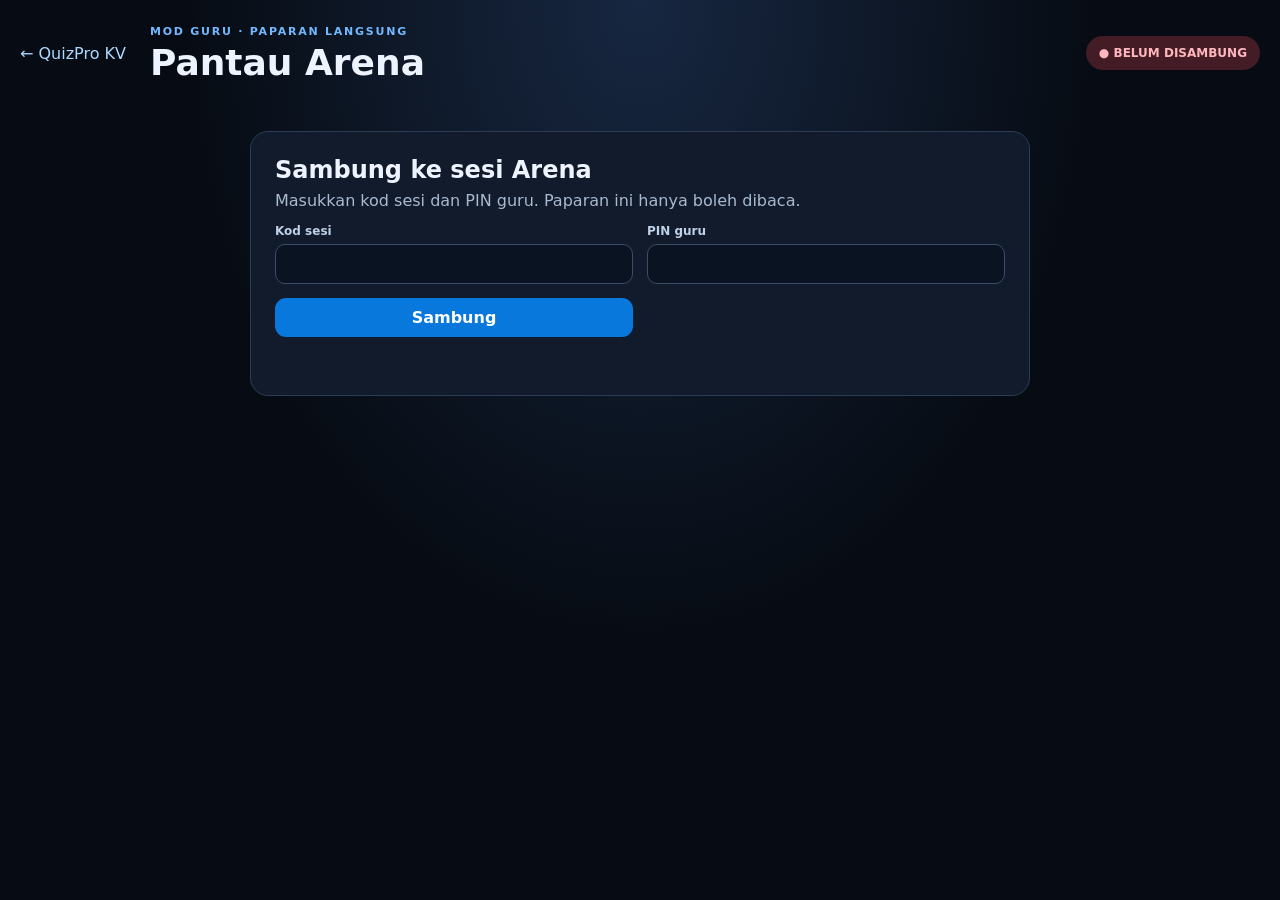
<file: arena-watch.html>
<!doctype html>
<html lang="ms">
<head>
  <meta charset="utf-8"><meta name="viewport" content="width=device-width,initial-scale=1,viewport-fit=cover">
  <meta name="theme-color" content="#08111f"><title>Pantau Arena · QuizPro KV</title>
  <link rel="stylesheet" href="arena-watch.css?v=1">
</head>
<body>
  <main class="watch-app">
    <header class="watch-head"><a href="index.html">← QuizPro KV</a><div><span>MOD GURU · PAPARAN LANGSUNG</span><h1>Pantau Arena</h1></div><b id="liveState" class="offline">● BELUM DISAMBUNG</b></header>
    <section id="connectCard" class="connect-card"><div><h2>Sambung ke sesi Arena</h2><p>Masukkan kod sesi dan PIN guru. Paparan ini hanya boleh dibaca.</p></div><label>Kod sesi<input id="sessionCode" inputmode="numeric" maxlength="12" autocomplete="off"></label><label>PIN guru<input id="teacherPin" type="password" inputmode="numeric" autocomplete="current-password"></label><button id="connectBtn">Sambung</button><p id="connectStatus" role="status"></p></section>
    <section id="monitor" class="monitor" hidden>
      <div class="toolbar"><button id="allBtn" class="active">⌖ Fokus semua</button><label>Fokus pasukan<select id="teamSelect"><option value="all">Semua pasukan</option><option value="0">Merah</option><option value="1">Biru</option><option value="2">Hijau</option><option value="3">Kuning</option><option value="4">Ungu</option></select></label><label>Fokus pemain<select id="playerSelect"><option value="all">Semua pemain</option></select></label><div class="zoom"><button id="zoomOut" aria-label="Zum keluar">−</button><input id="zoomRange" type="range" min="0.65" max="2.6" step="0.05" value="0.78" aria-label="Zum peta"><button id="zoomIn" aria-label="Zum masuk">+</button><output id="zoomLabel">78%</output></div></div>
      <div class="view-grid"><section class="map-card"><div class="map-title"><b>PETA ARENA</b><span id="playerCount">0 pemain</span></div><div class="map-wrap"><canvas id="arenaMap" aria-label="Peta langsung pemain dalam Arena"></canvas></div><div class="map-legend"><span>● Merah</span><span>● Biru</span><span>● Hijau</span><span>● Kuning</span><span>● Ungu</span></div></section><aside class="side-card"><h2>Kedudukan langsung</h2><div id="teamScores" class="team-scores"></div><h2>Pemain</h2><div id="playersList" class="players-list"></div><p class="small-note">GAME dikira daripada serangan menara yang dihantar. Markah kuiz muncul apabila sesi kuiz selesai.</p></aside></div>
    </section>
  </main>
  <script src="config.js?v=8"></script><script src="firebase-live.js?v=arena-watch-1"></script><script src="api.js?v=arena-watch-1"></script><script type="module" src="arena-watch.js?v=1"></script>
</body>
</html>
</file>
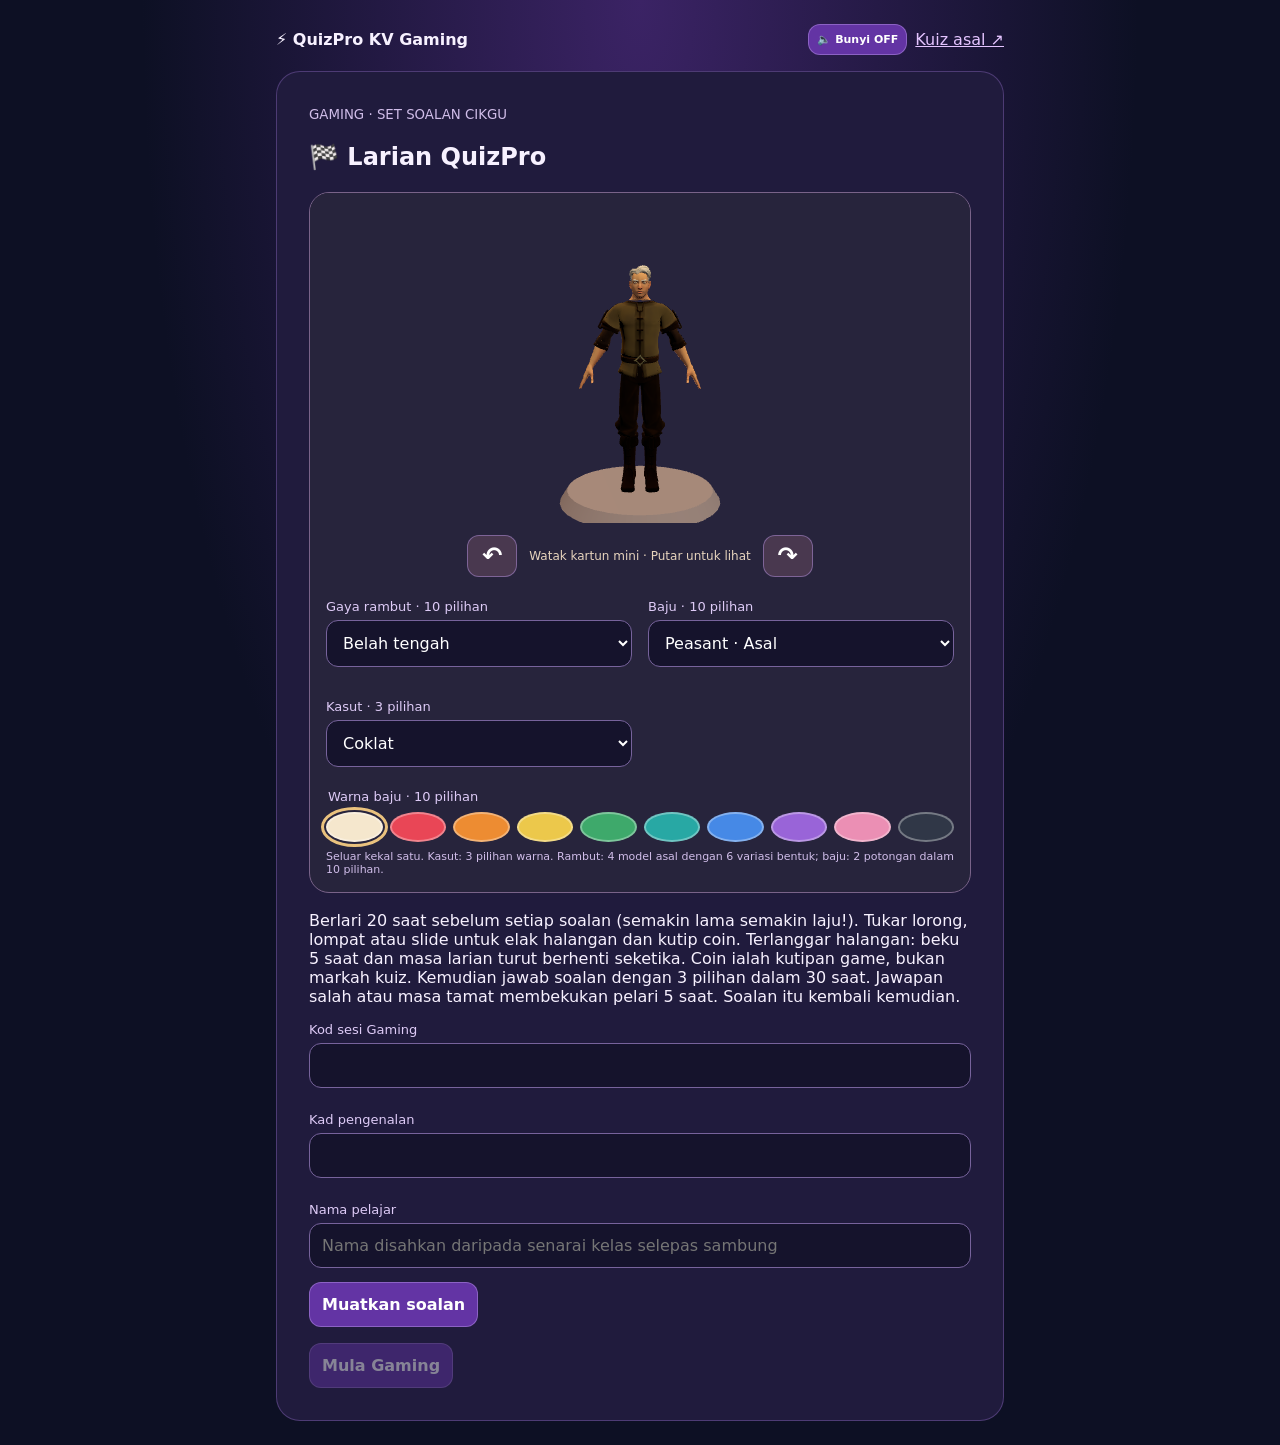
<file: gaming.html>
<!doctype html>
<html lang="ms"><meta charset="utf-8"><meta name="viewport" content="width=device-width,initial-scale=1"><title>QuizPro KV · Gaming</title>
<style>
*{box-sizing:border-box}body{margin:0;min-height:100vh;background:radial-gradient(ellipse at top,#3b2365,transparent 55%),#0d1024;color:#f7f1ff;font:16px system-ui,sans-serif}main{max-width:760px;margin:auto;padding:24px 16px}a{color:#e4c4ff}header{display:flex;justify-content:space-between;align-items:center;margin-bottom:16px}small{color:#d0bde9}.panel{background:#201b3d;border:1px solid #8665ba70;border-radius:24px;padding:clamp(16px,4vw,32px)}h1,h2{line-height:1.2}button,input{font:inherit}button{cursor:pointer;border:1px solid #ba96e977;color:white;background:#6334a4;border-radius:12px;padding:12px;font-weight:700}button:disabled{opacity:.46;cursor:default}button:focus-visible,a:focus-visible{outline:3px solid #ffda88;outline-offset:3px}[hidden]{display:none!important}.hud,.powers{display:flex;flex-wrap:wrap;gap:8px}.hud span{background:#322553;border-radius:10px;padding:8px 12px}.powers button{background:#322553;font-size:14px}.powers button[aria-pressed=true]{background:#8950c3}.timer{margin:16px 0 6px;font-variant-numeric:tabular-nums;font-weight:800}progress{width:100%;height:12px;accent-color:#f4b4ff}.answers{display:grid;grid-template-columns:repeat(2,minmax(0,1fr));gap:12px;margin:18px 0}.answers button{text-align:left;min-height:68px;box-shadow:0 4px #100c25;overflow-wrap:anywhere}.answers button:nth-child(1){background:#a62955}.answers button:nth-child(2){background:#244eac}.answers button:nth-child(3){background:#805010}.answers button:nth-child(4){background:#146344}.answers button.correct{background:#773fd2;opacity:1;border-color:#edc3ff;box-shadow:0 0 0 2px #edc3ff}.feedback{padding:14px;background:#36245d;border-radius:14px;min-height:48px}.feedback:empty{display:none}.feedback strong{display:block;color:#ffdb88;margin-bottom:6px}.feedback p{margin:4px 0}.feedback.pop{animation:pop .3s ease-out both}@keyframes pop{from{transform:translateY(6px);opacity:.5}to{transform:none;opacity:1}}@media(max-width:520px){.answers{grid-template-columns:1fr}}@media(prefers-reduced-motion:reduce){.feedback.pop{animation:none}}

.power-tray{margin-top:16px;padding:10px;background:#17132e;border:1px solid #8665ba70;border-radius:16px}
.power-tray p{display:flex;justify-content:space-between;flex-wrap:wrap;gap:4px;margin:0 2px 8px;font-size:13px;font-weight:800}
.powers{display:grid;grid-template-columns:repeat(4,minmax(0,1fr));gap:6px}
.powers button{display:grid;justify-items:center;align-content:center;gap:3px;min-height:60px;padding:5px 2px;border-color:#b08bef;background:#482d75;font-size:clamp(11px,3.4vw,14px);white-space:nowrap}
.powers button span{font-size:21px;line-height:1.1}
.powers button[aria-pressed=true]{border-color:#ffda88;box-shadow:inset 0 0 0 1px #ffda88;opacity:1}
.powers button[data-power=double]{--power-ink:#ffe287;--power-bg:#513618}
.powers button[data-power=triple]{--power-ink:#f6b9ff;--power-bg:#55256b}
.powers button[data-power=freeze]{--power-ink:#a6eeff;--power-bg:#18445e}
.powers button[data-power=half]{--power-ink:#a0ffd5;--power-bg:#1b4b45}
.powers button[data-power]{background:linear-gradient(150deg,var(--power-bg),#211631);border-color:var(--power-ink);color:var(--power-ink)}
.power-word{font-size:clamp(14px,4vw,23px);font-weight:950;font-variant-numeric:tabular-nums;line-height:1.1;text-shadow:0 2px 0 #140e24}
[data-power=freeze] .power-word{text-transform:uppercase;font-size:clamp(10px,2.6vw,15px);letter-spacing:.025em}
.powers button[aria-pressed=true]{box-shadow:inset 0 0 0 2px var(--power-ink)}

.race-scene{margin:18px 0;border:1px solid #7655b8;border-radius:18px;overflow:hidden;background:linear-gradient(#30275b,#5f4583)}
.race-sky{display:flex;justify-content:space-between;padding:14px 12px;font-size:11px;font-weight:900;letter-spacing:.08em;color:#e1d0ff}
.race-track{height:115px;position:relative;margin:0 35px 0 14px;border-bottom:4px solid #f2c56b;background:repeating-linear-gradient(90deg,transparent 0 38px,#ffffff25 38px 58px) bottom/100% 2px no-repeat}
.finish-line{position:absolute;right:0;bottom:0;width:12px;height:90px;background:repeating-conic-gradient(#fff 0 25%,#181327 0 50%) 0/12px 12px}
.runner{position:absolute;left:0;bottom:21px;width:27px;height:65px;transition:left .7s ease;z-index:1;filter:drop-shadow(0 4px 5px #16112e)}
.runner-head{position:absolute;top:0;left:9px;width:15px;height:15px;border-radius:50%;background:#ffd2a4}
.runner-body{position:absolute;top:17px;left:10px;width:12px;height:24px;border-radius:7px;background:#d1a4ff;transform:rotate(12deg)}
.runner-arm{position:absolute;top:22px;left:4px;width:25px;height:7px;border-radius:8px;background:#ffd2a4;transform:rotate(-22deg)}
.runner-leg{position:absolute;top:36px;left:12px;width:7px;height:28px;background:#f3e9ff;border-radius:7px;transform-origin:top;animation:stride .35s ease-in-out infinite alternate}
.leg-two{animation-delay:-.35s;background:#a599e7}
.runner.frozen{filter:drop-shadow(0 0 9px #79eaff)}
.runner.frozen .runner-leg,.runner.finished .runner-leg{animation-play-state:paused}
.runner.frozen::after{content:'❄️';position:absolute;top:-20px;left:0;font-size:27px}
#raceDistance{padding:0 12px 12px;margin:0;font-size:13px;color:#eadbff}
#play .answers{grid-template-columns:1fr}
#play .answers button{min-height:58px}
@keyframes stride{from{transform:rotate(-38deg)}to{transform:rotate(38deg)}}
@media(prefers-reduced-motion:reduce){.runner{transition:none}.runner-leg{animation:none}}

.race3d{width:100%;height:clamp(270px,42vh,390px);display:none;position:relative}
.race3d canvas{display:block;width:100%;height:100%}
.race-scene.has-3d .race3d{display:block}
.race-scene.has-3d .race-track{display:none}
.render-status{margin:0;padding:8px 12px;font-size:12px;color:#d4e8ff}
.render-status:empty{display:none}
.lane-key{display:grid;grid-template-columns:repeat(3,1fr);text-align:center;gap:5px;margin:0;padding:12px 8px;font-size:10px;font-weight:900;letter-spacing:.08em}
.lane-key span:nth-child(1){color:#ff8ca9}.lane-key span:nth-child(2){color:#9fc8ff}.lane-key span:nth-child(3){color:#ffda88}
#play .answers{grid-template-columns:repeat(3,minmax(0,1fr));gap:8px;align-items:stretch}
#play .answers button{display:flex;flex-direction:column;align-items:center;text-align:center;padding:12px 8px;gap:9px;font-size:clamp(12px,2.8vw,15px);line-height:1.4}
.lane-letter{display:grid;place-items:center;border:1px solid #ffffff66;border-radius:9px;width:30px;height:30px;font-size:20px;font-weight:950;background:#ffffff20}
.answers button.selected{outline:3px solid #fff;outline-offset:1px}
#question{font-size:clamp(18px,4.8vw,25px)}
@media(max-width:520px){main{padding:16px 10px}.panel{padding:12px}.hud{gap:5px}.hud span{font-size:12px;padding:6px 8px}.race-sky{font-size:10px}}

input,select{width:100%;padding:12px;margin:6px 0 14px;border-radius:12px;border:1px solid #77639c;background:#15132c;color:#fff;font:inherit}
label{display:block;font-size:13px;color:#decbf7;margin-top:10px}
#studentName[readonly]{color:#e5d2ff}
#raceShare{padding:12px;background:#33254f;border-radius:12px;margin:10px 0;overflow-wrap:anywhere}
#sound{font-size:11px;padding:8px;margin-left:auto;margin-right:8px}
.race-competitors{padding:12px;background:#19172d;border-radius:12px;margin:12px 0}
.race-competitors summary{cursor:pointer;font-size:13px}.rival-row{display:flex;justify-content:space-between;gap:12px;padding:8px 0;font-size:12px}.rival-row strong{white-space:nowrap}
#connection{font-size:10px}.podium{display:flex;align-items:flex-end;gap:6px;margin:30px 0 12px;justify-content:center}
.podium-place{display:flex;flex:1;min-width:0;max-width:130px;flex-direction:column;align-items:center;text-align:center;gap:7px}
.podium-place strong{height:64px;overflow:hidden;font-size:10px;overflow-wrap:anywhere;line-height:1.3;min-height:52px}.podium-place small{font-size:11px}.podium-medal{font-size:30px}
.podium-step{width:100%;padding:16px 4px;font-size:24px;font-weight:900;border-radius:12px 12px 0 0;background:linear-gradient(#72529e,#302044);border:1px solid #b29ac6}
.place-1 .podium-step{height:160px;background:linear-gradient(#c0933c,#604a28);border-color:#ffe094}.place-2 .podium-step{height:130px}.place-3 .podium-step{height:105px}.place-4 .podium-step{height:80px}.place-5 .podium-step{height:65px}
#confetti{position:fixed;inset:0;pointer-events:none;overflow:hidden;z-index:20}
#confetti i{position:absolute;width:9px;height:15px;top:-25px;animation:confetti-fall 2.8s ease-in both}
@keyframes confetti-fall{to{transform:translateY(110vh) rotate(650deg);opacity:0}}
@media(prefers-reduced-motion:reduce){#confetti{display:none}}
.avatar-card{margin:18px 0;border-radius:20px;overflow:hidden;background:#27243c;border:1px solid #796389}#avatarPreview{height:300px;touch-action:none}#avatarPreview canvas{width:100%;height:100%;display:block}.avatar-preview-actions{display:flex;justify-content:center;align-items:center;gap:12px;padding:12px;font-size:12px;color:#e7d4bd}.avatar-preview-actions button{padding:6px 14px;font-size:24px;background:#49384f}#avatarPreviewStatus:empty{display:none}#avatarPreviewStatus{padding:0 16px;color:#d9c5c0;font-size:12px}.avatar-custom{padding:0 16px 16px;display:grid;grid-template-columns:1fr 1fr;gap:8px 16px}.avatar-custom fieldset{grid-column:1/-1;border:0;padding:0;margin:0}.avatar-custom legend{font-size:13px;color:#decbf7;margin-bottom:8px}.avatar-custom small{grid-column:1/-1;font-size:11px}#avatarColors{display:grid;grid-template-columns:repeat(10,1fr);gap:7px}#avatarColors button{height:30px;min-width:0;padding:0;border-radius:50%;border:2px solid #ffffff55}#avatarColors button[aria-pressed=true]{outline:3px solid #eac27e;outline-offset:2px}#avatarPreview{height:330px}@media(max-width:450px){#avatarColors{gap:5px}#avatarColors button{height:25px}}
.run-controls{padding:14px;border:1px solid #e1b96688;border-radius:16px;background:#19152c}.run-controls>strong{font-size:24px;color:#ffda77}.run-controls p{margin:8px 0;font-size:13px}.run-controls>div{display:grid;grid-template-columns:repeat(4,1fr);gap:8px;margin:12px 0}.run-controls button{touch-action:manipulation;min-height:52px;background:#44316d}.run-controls button:nth-child(2){background:#7b4a13}.run-controls small{font-size:11px}#race3d{touch-action:none}
</style>
<main><p id="testBanner" hidden><strong>🧪 SESI UJIAN</strong> · Rekod kelas tidak digunakan</p><header><strong>⚡ QuizPro KV Gaming</strong><button id="sound" type="button" aria-pressed="false">🔈 Bunyi OFF</button><a href="./">Kuiz asal ↗</a></header>
<section class="panel" id="intro"><small>GAMING · SET SOALAN CIKGU</small><h1>🏁 Larian QuizPro</h1><section class="avatar-card"><div id="avatarPreview" role="img" aria-label="Pratonton watak kartun mini 3D"></div><div class="avatar-preview-actions"><button id="avatarLeft" type="button" aria-label="Putar watak ke kiri">↶</button><span>Watak kartun mini · Putar untuk lihat</span><button id="avatarRight" type="button" aria-label="Putar watak ke kanan">↷</button></div><div class="avatar-custom"><div><label for="avatarHair">Gaya rambut · 10 pilihan</label><select id="avatarHair"></select></div><div><label for="avatarOutfit">Baju · 10 pilihan</label><select id="avatarOutfit"></select></div><div><label for="avatarShoes">Kasut · 3 pilihan</label><select id="avatarShoes"></select></div><fieldset><legend>Warna baju · 10 pilihan</legend><div id="avatarColors" role="group" aria-label="Warna baju"></div></fieldset><small>Seluar kekal satu. Kasut: 3 pilihan warna. Rambut: 4 model asal dengan 6 variasi bentuk; baju: 2 potongan dalam 10 pilihan.</small></div><p id="avatarPreviewStatus" role="status"></p></section><p>Berlari 20 saat sebelum setiap soalan (semakin lama semakin laju!). Tukar lorong, lompat atau slide untuk elak halangan dan kutip coin. Terlanggar halangan: beku 5 saat dan masa larian turut berhenti seketika. Coin ialah kutipan game, bukan markah kuiz. Kemudian jawab soalan dengan 3 pilihan dalam 30 saat. Jawapan salah atau masa tamat membekukan pelari 5 saat. Soalan itu kembali kemudian.</p><div id="testerSetup" hidden><label for="testerPin">PIN cikgu</label><input type="password" id="testerPin" autocomplete="current-password"><button type="button" id="testerList">Buka Bank Soalan</button><p><label for="testerSet">Set soalan</label> <select id="testerSet"></select></p><p><label for="testerMode">Mod</label> <select id="testerMode"><option value="gaming">Gaming</option><option value="classic">Kuiz asal · Pratonton</option></select></p><p><label for="testerOrder">Susunan</label> <select id="testerOrder"><option value="fixed">Tetap</option><option value="random">Rawak</option></select></p></div><label for="gamingJoin">Kod sesi Gaming</label><input id="gamingJoin" inputmode="numeric" maxlength="32"><div id="studentIdentity"><label for="studentIC">Kad pengenalan</label><input id="studentIC" inputmode="numeric" maxlength="14" autocomplete="off"><label for="studentName">Nama pelajar</label><input id="studentName" readonly placeholder="Nama disahkan daripada senarai kelas selepas sambung"></div><div id="testIdentity" hidden><label for="testName">Nama penguji</label><input id="testName" maxlength="80" autocomplete="off"></div><div id="watchSetup" hidden><label for="watchPin">PIN cikgu</label><input id="watchPin" type="password"><button id="watchConnect">Buka pemantauan</button></div><button id="loadBank">Muatkan soalan</button><p id="bankStatus" role="status"></p><div id="raceShare" hidden><p>Kod ujian <strong id="shareCode"></strong></p><a id="raceLink"></a></div><p id="best"></p><button id="start">Mula Gaming</button></section>
<section class="panel" id="play" hidden><div class="hud"><span id="progress"></span><span id="score"></span><span id="streak"></span><span id="elapsed"></span><span id="raceRank"></span><span id="connection" role="status"></span></div><section class="race-scene" aria-label="Trek perlumbaan"><div class="race-sky">LARIAN QUIZPRO <span>🏁 PENAMAT</span></div><div id="race3d" class="race3d" role="img" aria-label="Pelari 3D di trek tiga lorong"></div><p id="renderStatus" class="render-status" role="status">Memuatkan trek 3D…</p><div class="race-track"><div id="runner" class="runner"><span class="runner-head"></span><span class="runner-body"></span><span class="runner-arm"></span><span class="runner-leg leg-one"></span><span class="runner-leg leg-two"></span></div><div class="finish-line"></div></div><div class="lane-key" aria-hidden="true"><span>A · KIRI</span><span>B · TENGAH</span><span>C · KANAN</span></div><p id="raceDistance" role="status"></p></section><details class="race-competitors"><summary>🏃 Pelari teratas</summary><div id="rivalList"></div></details><div class="power-tray" hidden><p>🎮 Kuasa bantuan <small>Sekali setiap kuasa</small></p><div class="powers" id="powers" role="group" aria-label="Kuasa bantuan"><button type="button" data-power="double" title="Gandakan markah asas jika betul" aria-label="×2: Gandakan markah asas jika betul"><span aria-hidden="true">⚡</span><strong class="power-word">×2</strong></button><button type="button" data-power="triple" title="Tigakan markah asas jika betul" aria-label="×3: Tigakan markah asas jika betul"><span aria-hidden="true">🚀</span><strong class="power-word">×3</strong></button><button type="button" data-power="freeze" title="Bekukan pemasa 5 saat" aria-label="Beku 5s: Bekukan pemasa 5 saat"><span aria-hidden="true">❄️</span><strong class="power-word">Beku 5s</strong></button><button type="button" data-power="half" title="Nyahaktifkan dua pilihan salah" aria-label="50:50: Nyahaktifkan dua pilihan salah"><span aria-hidden="true">🎯</span><strong class="power-word">50:50</strong></button></div></div><section id="runControls" class="run-controls" hidden><strong id="runCoins">🪙 0 coin</strong><p id="runHint" role="status"></p><div><button id="runLeft" type="button" aria-label="Tukar lorong kiri">⬅ Kiri</button><button id="runJump" type="button" aria-label="Lompat halangan">⬆ Lompat</button><button id="runSlide" type="button" aria-label="Slide bawah halangan">⬇ Slide</button><button id="runRight" type="button" aria-label="Tukar lorong kanan">Kanan ➡</button></div><small>Swipe kiri / kanan / atas / bawah, atau gunakan butang.</small></section><div class="timer" id="timer"></div><progress id="bar" max="30" value="30" aria-label="Baki masa soalan"></progress><h2 id="question"></h2><img id="gamingQuestionImage" alt="Rajah soalan" hidden style="display:block;max-width:100%;max-height:36vh;margin:12px auto;object-fit:contain"><div class="answers" id="answers"></div><button id="retryAnswer" hidden>Cuba hantar semula</button><div class="feedback" id="feedback" role="status" aria-live="polite"></div></section>
<section class="panel" id="end" hidden><small>CABARAN SELESAI</small><h1 id="finishHeading">🏆 Semua soalan betul!</h1><p id="result"></p><p id="record"></p><div id="podium" class="podium" aria-label="Top 5 penamat"></div><p id="podiumStatus" class="muted"></p><button id="restart">Main semula</button></section><section id="watchView" class="panel" hidden><h1>🏁 Perlumbaan kelas</h1><p id="watchStatus"></p><button id="watchStart">Mula perlumbaan</button><div id="watchRanking"></div></section><div id="confetti" aria-hidden="true"></div></main>

<script>window.QUIZPRO_CONFIG={apiUrl:"https://script.google.com/macros/s/AKfycbxthgZ2i4Hl4qRZ1w2Wy2br1d8goQ7HB9DaOeD4VGUdlwcf59RRAguV3I0tfw-rCZpYwQ/exec"};</script><script src="api.js?v=studentjoin20261101"></script><script type="module" src="gaming-game.mjs?v=question-cleanup-20261126"></script><script type="module" src="runner-scene.mjs?v=real20261123"></script><script type="module" src="avatar-preview.mjs?v=real20261123"></script></html>
</file>
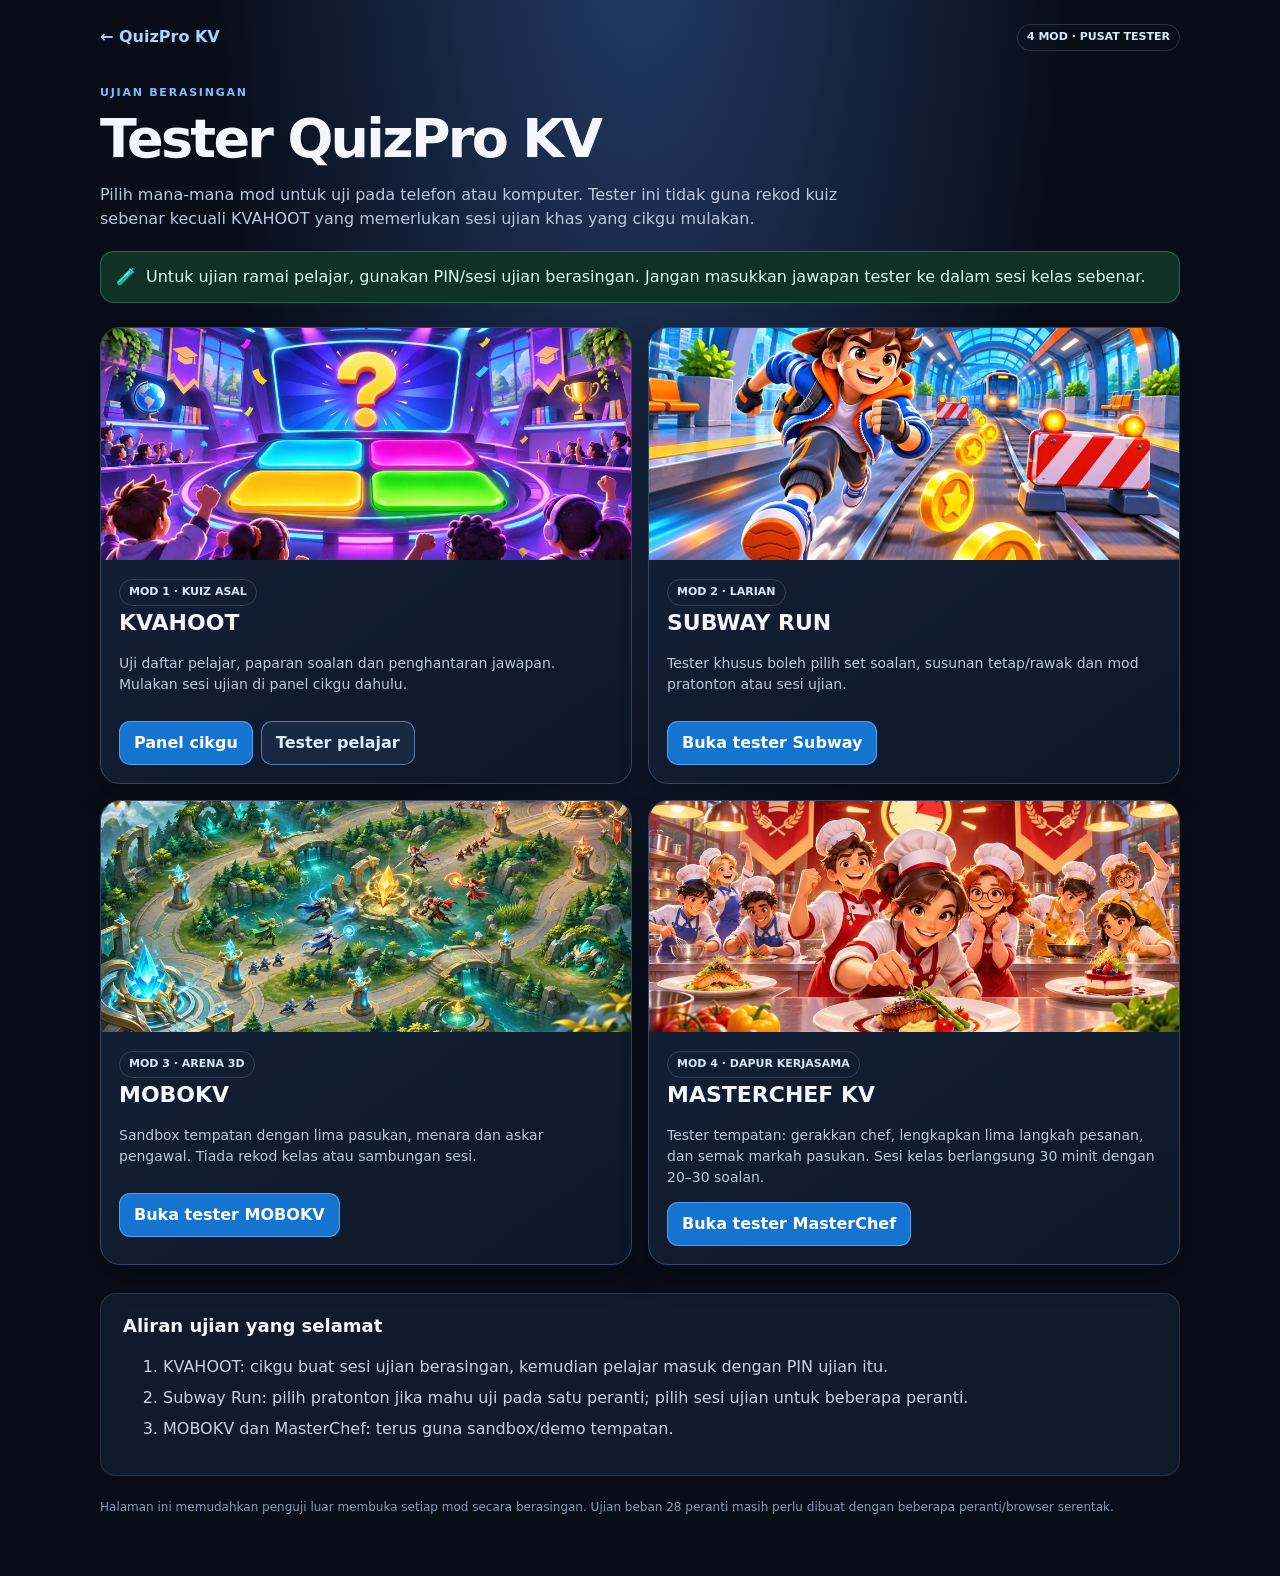
<file: mode-tester.html>
<!doctype html>
<html lang="ms">
<head>
  <meta charset="utf-8"><meta name="viewport" content="width=device-width,initial-scale=1"><meta name="theme-color" content="#09111f">
  <title>Tester 4 Mod · QuizPro KV</title>
  <style>
    :root{color-scheme:dark;font:16px/1.5 system-ui,-apple-system,"Segoe UI",sans-serif;background:#080d18;color:#f4f7ff}*{box-sizing:border-box}body{margin:0;background:radial-gradient(ellipse at 50% -10%,#243d69,transparent 48%),#080d18}.page{width:min(1080px,calc(100% - 28px));margin:auto;padding:24px 0 48px}header{display:flex;align-items:center;justify-content:space-between;gap:16px;margin-bottom:28px}a{color:#a8d2ff}header a{font-weight:800;text-decoration:none}.eyebrow{color:#82bbff;font-size:11px;font-weight:900;letter-spacing:.16em;text-transform:uppercase}h1{font-size:clamp(30px,6vw,54px);line-height:1.05;letter-spacing:-.05em;margin:8px 0 12px}.intro{max-width:760px;color:#b8c7de}.notice{display:flex;gap:10px;align-items:flex-start;padding:13px 15px;border:1px solid #67cba555;border-radius:14px;background:#103126;color:#d7fff0;margin:20px 0 24px}.grid{display:grid;grid-template-columns:repeat(2,minmax(0,1fr));gap:16px}.card{overflow:hidden;border:1px solid #344660;border-radius:20px;background:linear-gradient(145deg,#142139,#0d1728);box-shadow:0 12px 28px #0004}.card img{display:block;width:100%;aspect-ratio:16/7;object-fit:cover;background:#101827}.card-body{padding:18px}.card h2{margin:0;font-size:22px}.card p{min-height:54px;color:#b9c8dc;font-size:14px}.meta{display:inline-block;padding:4px 9px;border:1px solid #ffffff26;border-radius:99px;color:#d8e8fa;font-size:11px;font-weight:800}.actions{display:flex;gap:8px;flex-wrap:wrap;margin-top:14px}.button{display:inline-flex;align-items:center;justify-content:center;min-height:42px;padding:9px 14px;border:1px solid #8fc4ff88;border-radius:11px;background:#1674d1;color:white;text-decoration:none;font-weight:850}.button.secondary{background:#182840;color:#dceeff}.steps{margin:28px 0 0;padding:18px 22px;border:1px solid #ffffff1c;border-radius:16px;background:#101a2b}.steps h2{font-size:18px;margin:0 0 8px}.steps li{margin:7px 0;color:#c4d2e6}.foot{margin-top:22px;color:#8699b4;font-size:12px}@media(max-width:680px){.page{width:calc(100% - 18px);padding-top:14px}.grid{grid-template-columns:1fr;gap:12px}.card img{aspect-ratio:16/6}.card-body{padding:14px}.card p{min-height:0}header{margin-bottom:20px}}
  </style>
</head>
<body><main class="page">
  <header><a href="index.html">← QuizPro KV</a><span class="meta">4 MOD · PUSAT TESTER</span></header>
  <span class="eyebrow">Ujian berasingan</span><h1>Tester QuizPro KV</h1>
  <p class="intro">Pilih mana-mana mod untuk uji pada telefon atau komputer. Tester ini tidak guna rekod kuiz sebenar kecuali KVAHOOT yang memerlukan sesi ujian khas yang cikgu mulakan.</p>
  <div class="notice"><span>🧪</span><span>Untuk ujian ramai pelajar, gunakan PIN/sesi ujian berasingan. Jangan masukkan jawapan tester ke dalam sesi kelas sebenar.</span></div>
  <section class="grid" aria-label="Empat tester mod permainan">
    <article class="card"><img src="assets/mode-cards/quiz-kv.jpg" alt="Paparan KVAHOOT"><div class="card-body"><span class="meta">MOD 1 · KUIZ ASAL</span><h2>KVAHOOT</h2><p>Uji daftar pelajar, paparan soalan dan penghantaran jawapan. Mulakan sesi ujian di panel cikgu dahulu.</p><div class="actions"><a class="button" href="index.html?view=admin" target="_blank" rel="noopener">Panel cikgu</a><a class="button secondary" href="index.html?view=student" target="_blank" rel="noopener">Tester pelajar</a></div></div></article>
    <article class="card"><img src="assets/mode-cards/subway-run.jpg" alt="Paparan Subway Run"><div class="card-body"><span class="meta">MOD 2 · LARIAN</span><h2>SUBWAY RUN</h2><p>Tester khusus boleh pilih set soalan, susunan tetap/rawak dan mod pratonton atau sesi ujian.</p><div class="actions"><a class="button" href="gaming.html?view=tester" target="_blank" rel="noopener">Buka tester Subway</a></div></div></article>
    <article class="card"><img src="assets/mode-cards/mobokv.jpg" alt="Paparan MOBOKV"><div class="card-body"><span class="meta">MOD 3 · ARENA 3D</span><h2>MOBOKV</h2><p>Sandbox tempatan dengan lima pasukan, menara dan askar pengawal. Tiada rekod kelas atau sambungan sesi.</p><div class="actions"><a class="button" href="arena.html?tester=1" target="_blank" rel="noopener">Buka tester MOBOKV</a></div></div></article>
    <article class="card"><img src="assets/mode-cards/masterchef-kv.jpg" alt="Paparan MasterChef KV"><div class="card-body"><span class="meta">MOD 4 · DAPUR KERJASAMA</span><h2>MASTERCHEF KV</h2><p>Tester tempatan: gerakkan chef, lengkapkan lima langkah pesanan, dan semak markah pasukan. Sesi kelas berlangsung 30 minit dengan 20–30 soalan.</p><div class="actions"><a class="button" href="masterchef.html?tester=1" target="_blank" rel="noopener">Buka tester MasterChef</a></div></div></article>
  </section>
  <section class="steps"><h2>Aliran ujian yang selamat</h2><ol><li>KVAHOOT: cikgu buat sesi ujian berasingan, kemudian pelajar masuk dengan PIN ujian itu.</li><li>Subway Run: pilih pratonton jika mahu uji pada satu peranti; pilih sesi ujian untuk beberapa peranti.</li><li>MOBOKV dan MasterChef: terus guna sandbox/demo tempatan.</li></ol></section>
  <p class="foot">Halaman ini memudahkan penguji luar membuka setiap mod secara berasingan. Ujian beban 28 peranti masih perlu dibuat dengan beberapa peranti/browser serentak.</p>
</main></body></html>
</file>
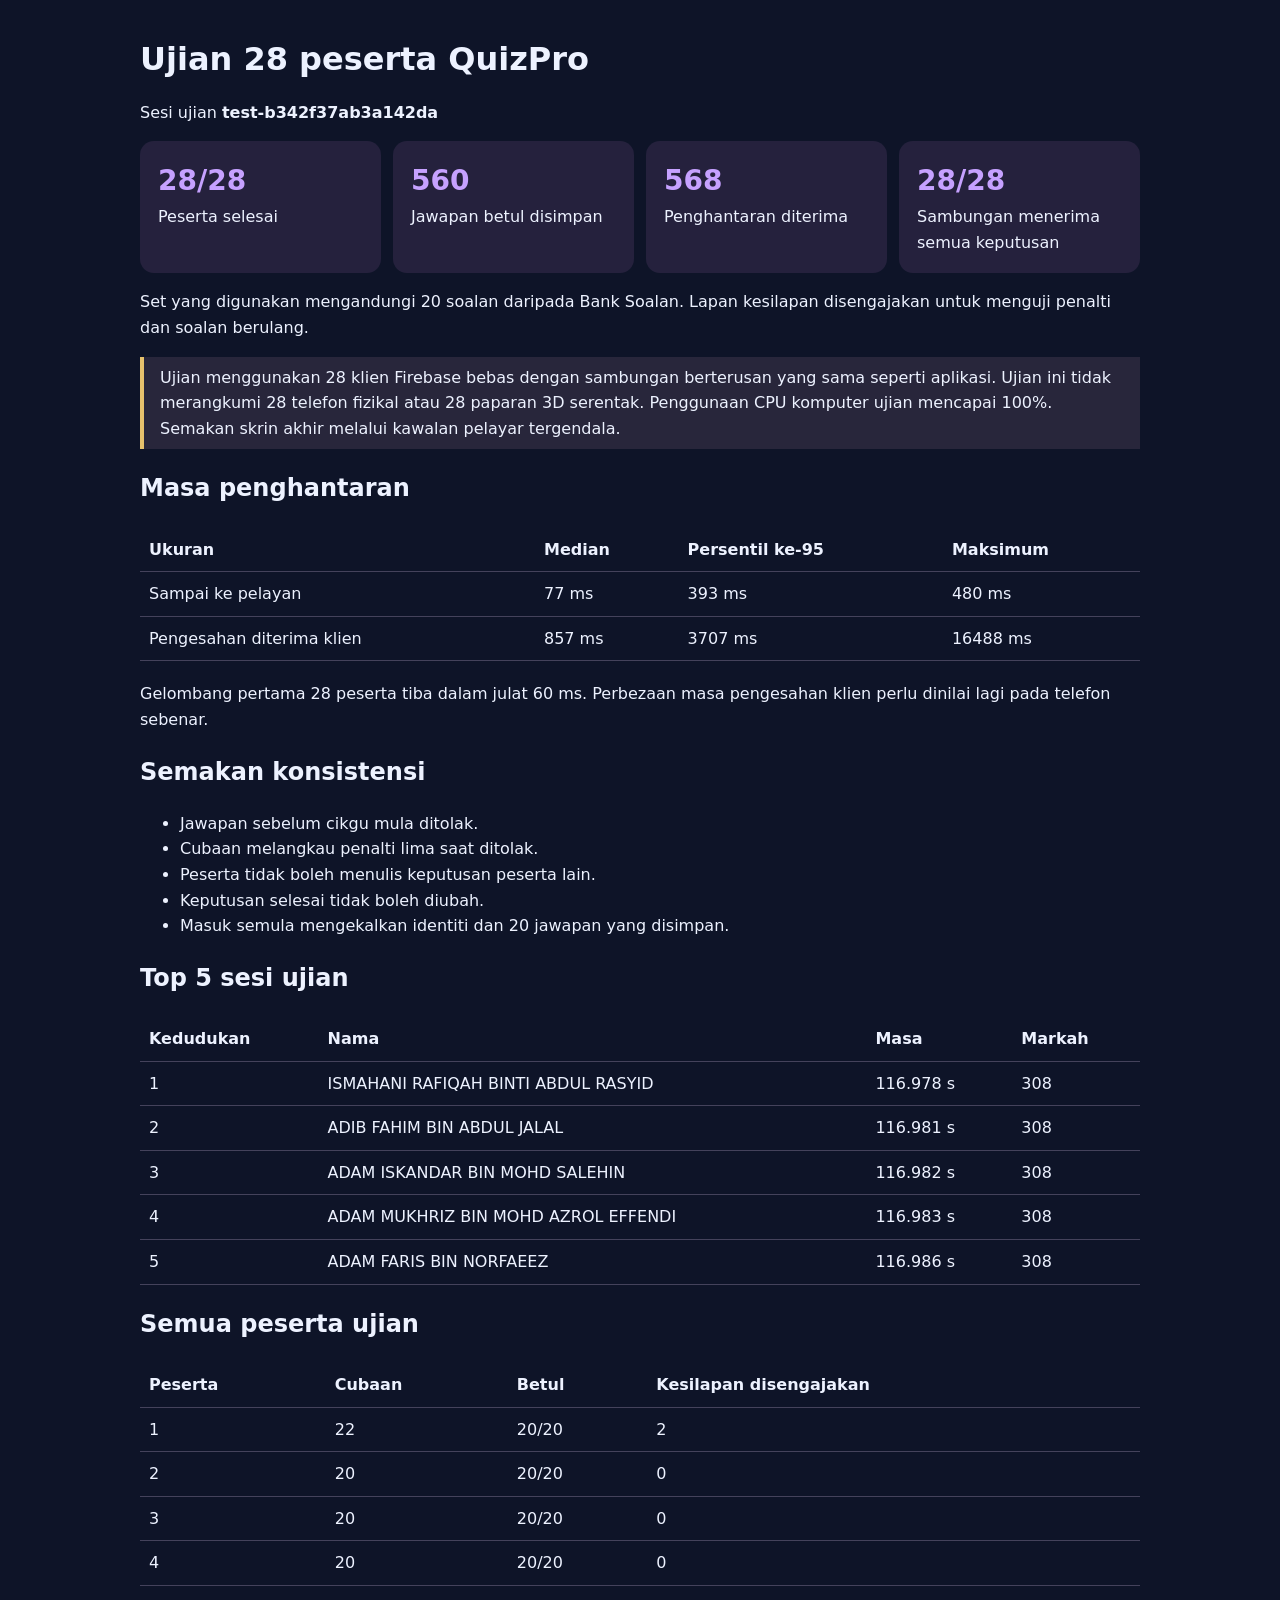
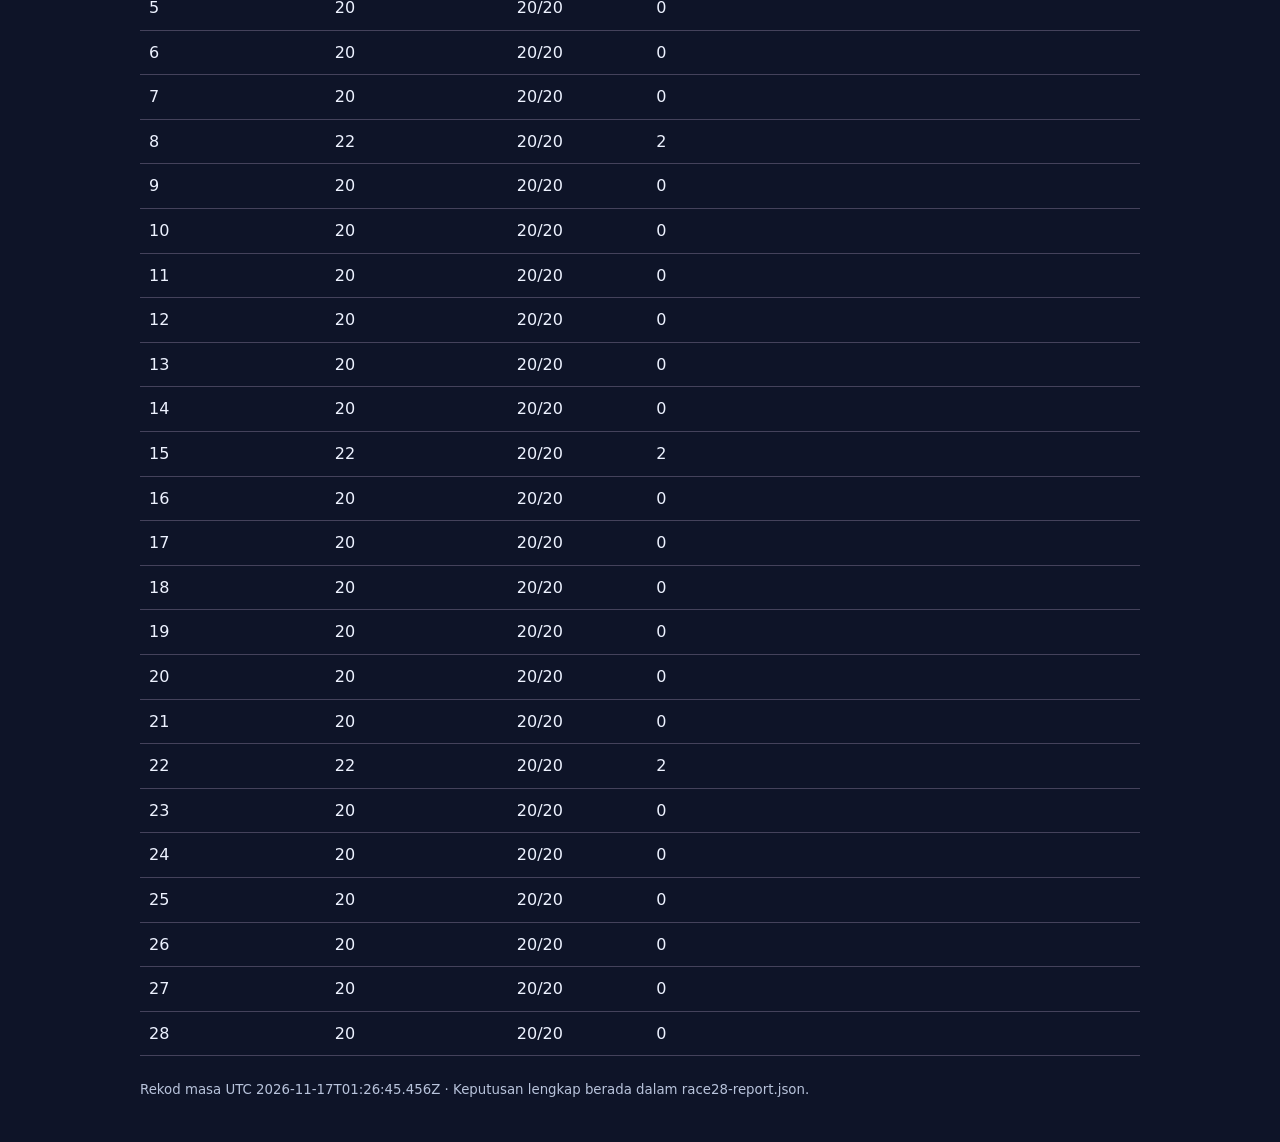
<file: race28-report.html>
<!doctype html><html lang="ms"><meta charset="utf-8"><meta name="viewport" content="width=device-width,initial-scale=1"><title>QuizPro · Ujian 28 peserta</title><style>body{font:16px system-ui;background:#0e1428;color:#edf2ff;max-width:1000px;margin:40px auto;padding:0 20px;line-height:1.6}h1{line-height:1.2}.cards{display:grid;grid-template-columns:repeat(auto-fit,minmax(140px,1fr));gap:12px}.card{padding:18px;border-radius:14px;background:#25213d}.card strong{display:block;font-size:28px;color:#c6a1ff}table{width:100%;border-collapse:collapse;margin:20px 0}th,td{text-align:left;padding:9px;border-bottom:1px solid #44425b}small{color:#b8c3db}a{color:#c6a1ff}.note{border-left:4px solid #e6c16c;padding:8px 16px;background:#28263b}</style><h1>Ujian 28 peserta QuizPro</h1><p>Sesi ujian <strong>test-b342f37ab3a142da</strong></p><div class="cards"><div class="card"><strong>28/28</strong>Peserta selesai</div><div class="card"><strong>560</strong>Jawapan betul disimpan</div><div class="card"><strong>568</strong>Penghantaran diterima</div><div class="card"><strong>28/28</strong>Sambungan menerima semua keputusan</div></div><p>Set yang digunakan mengandungi 20 soalan daripada Bank Soalan. Lapan kesilapan disengajakan untuk menguji penalti dan soalan berulang.</p><p class="note">Ujian menggunakan 28 klien Firebase bebas dengan sambungan berterusan yang sama seperti aplikasi. Ujian ini tidak merangkumi 28 telefon fizikal atau 28 paparan 3D serentak. Penggunaan CPU komputer ujian mencapai 100%. Semakan skrin akhir melalui kawalan pelayar tergendala.</p><h2>Masa penghantaran</h2><table><tr><th>Ukuran</th><th>Median</th><th>Persentil ke-95</th><th>Maksimum</th></tr><tr><td>Sampai ke pelayan</td><td>77 ms</td><td>393 ms</td><td>480 ms</td></tr><tr><td>Pengesahan diterima klien</td><td>857 ms</td><td>3707 ms</td><td>16488 ms</td></tr></table><p>Gelombang pertama 28 peserta tiba dalam julat 60 ms. Perbezaan masa pengesahan klien perlu dinilai lagi pada telefon sebenar.</p><h2>Semakan konsistensi</h2><ul><li>Jawapan sebelum cikgu mula ditolak.</li><li>Cubaan melangkau penalti lima saat ditolak.</li><li>Peserta tidak boleh menulis keputusan peserta lain.</li><li>Keputusan selesai tidak boleh diubah.</li><li>Masuk semula mengekalkan identiti dan 20 jawapan yang disimpan.</li></ul><h2>Top 5 sesi ujian</h2><table><tr><th>Kedudukan</th><th>Nama</th><th>Masa</th><th>Markah</th></tr><tr><td>1</td><td>ISMAHANI RAFIQAH BINTI ABDUL RASYID</td><td>116.978 s</td><td>308</td></tr><tr><td>2</td><td>ADIB FAHIM BIN ABDUL JALAL</td><td>116.981 s</td><td>308</td></tr><tr><td>3</td><td>ADAM ISKANDAR BIN MOHD SALEHIN</td><td>116.982 s</td><td>308</td></tr><tr><td>4</td><td>ADAM MUKHRIZ BIN MOHD AZROL EFFENDI</td><td>116.983 s</td><td>308</td></tr><tr><td>5</td><td>ADAM FARIS BIN NORFAEEZ</td><td>116.986 s</td><td>308</td></tr></table><h2>Semua peserta ujian</h2><table><tr><th>Peserta</th><th>Cubaan</th><th>Betul</th><th>Kesilapan disengajakan</th></tr><tr><td>1</td><td>22</td><td>20/20</td><td>2</td></tr><tr><td>2</td><td>20</td><td>20/20</td><td>0</td></tr><tr><td>3</td><td>20</td><td>20/20</td><td>0</td></tr><tr><td>4</td><td>20</td><td>20/20</td><td>0</td></tr><tr><td>5</td><td>20</td><td>20/20</td><td>0</td></tr><tr><td>6</td><td>20</td><td>20/20</td><td>0</td></tr><tr><td>7</td><td>20</td><td>20/20</td><td>0</td></tr><tr><td>8</td><td>22</td><td>20/20</td><td>2</td></tr><tr><td>9</td><td>20</td><td>20/20</td><td>0</td></tr><tr><td>10</td><td>20</td><td>20/20</td><td>0</td></tr><tr><td>11</td><td>20</td><td>20/20</td><td>0</td></tr><tr><td>12</td><td>20</td><td>20/20</td><td>0</td></tr><tr><td>13</td><td>20</td><td>20/20</td><td>0</td></tr><tr><td>14</td><td>20</td><td>20/20</td><td>0</td></tr><tr><td>15</td><td>22</td><td>20/20</td><td>2</td></tr><tr><td>16</td><td>20</td><td>20/20</td><td>0</td></tr><tr><td>17</td><td>20</td><td>20/20</td><td>0</td></tr><tr><td>18</td><td>20</td><td>20/20</td><td>0</td></tr><tr><td>19</td><td>20</td><td>20/20</td><td>0</td></tr><tr><td>20</td><td>20</td><td>20/20</td><td>0</td></tr><tr><td>21</td><td>20</td><td>20/20</td><td>0</td></tr><tr><td>22</td><td>22</td><td>20/20</td><td>2</td></tr><tr><td>23</td><td>20</td><td>20/20</td><td>0</td></tr><tr><td>24</td><td>20</td><td>20/20</td><td>0</td></tr><tr><td>25</td><td>20</td><td>20/20</td><td>0</td></tr><tr><td>26</td><td>20</td><td>20/20</td><td>0</td></tr><tr><td>27</td><td>20</td><td>20/20</td><td>0</td></tr><tr><td>28</td><td>20</td><td>20/20</td><td>0</td></tr></table><small>Rekod masa UTC 2026-11-17T01:26:45.456Z · Keputusan lengkap berada dalam race28-report.json.</small></html>
</file>
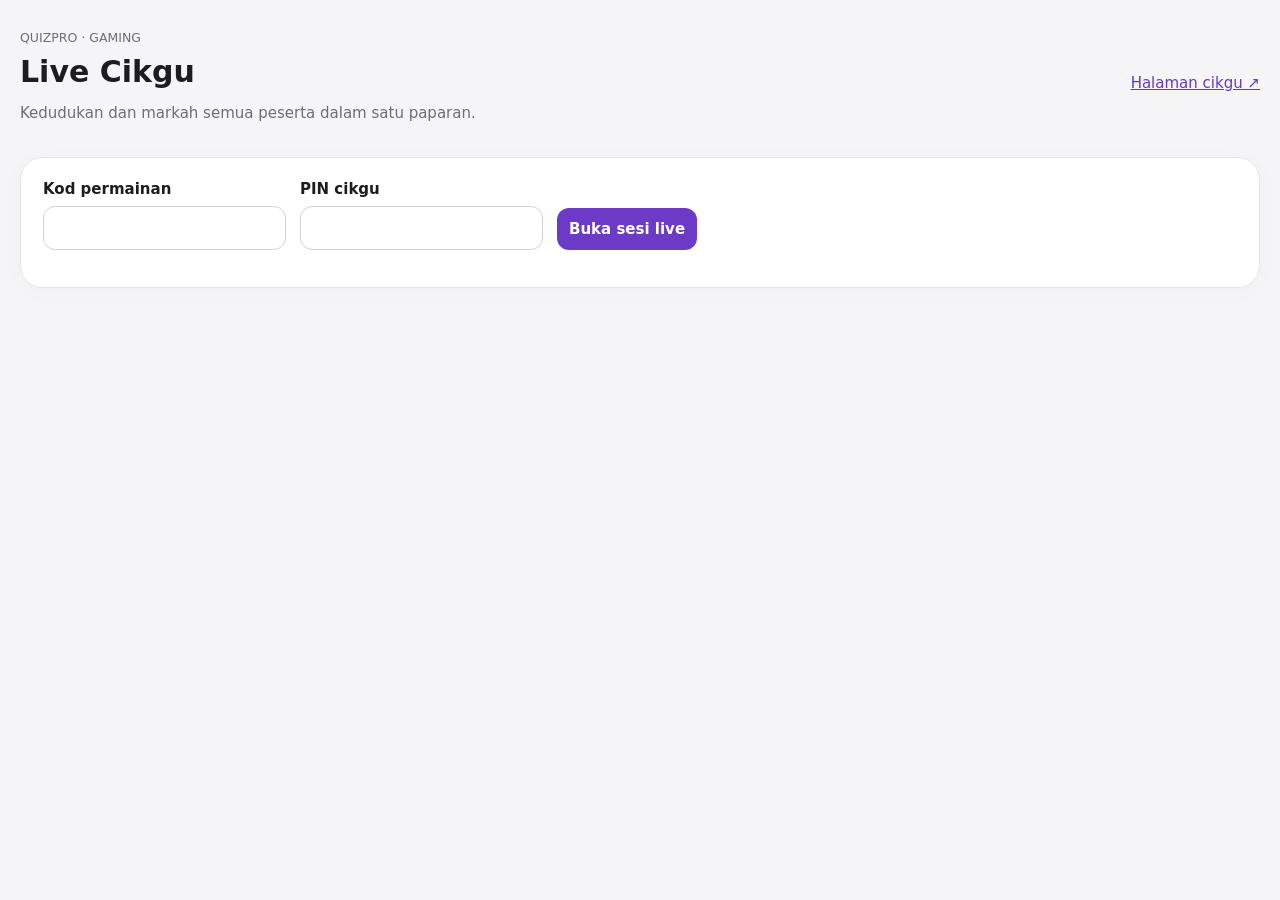
<file: teacher-live.html>
<!doctype html>
<html lang="ms"><head><meta charset="utf-8"><meta name="viewport" content="width=device-width,initial-scale=1"><title>QuizPro · Live Cikgu</title>
<style>
*{box-sizing:border-box}body{margin:0;background:#f5f5f7;color:#1d1d1f;font:15px system-ui,sans-serif}main{max-width:1400px;margin:auto;padding:28px 20px}header{display:flex;align-items:center;justify-content:space-between;gap:12px}h1{font-size:30px;margin:8px 0}a{color:#6539b9}.card{background:white;border:1px solid #e5e5ea;border-radius:22px;padding:22px;margin:20px 0;box-shadow:0 4px 24px #20205006}.muted,small{color:#6e6e73}form{display:flex;gap:14px;flex-wrap:wrap;align-items:end}label{display:grid;gap:8px;font-weight:600}input,select,button{font:inherit;border:1px solid #d2d2d7;border-radius:12px;padding:12px}button{background:#6b3ac7;color:#fff;border:0;font-weight:650;cursor:pointer}button:disabled{opacity:.5}button.secondary{background:#efedf6;color:#492c74}.summary{display:grid;grid-template-columns:repeat(4,1fr);gap:14px}.metric{background:#f6f3fb;border-radius:16px;padding:18px}.metric strong{display:block;font-size:30px;margin-top:6px}.tools{display:flex;justify-content:space-between;gap:14px;flex-wrap:wrap;align-items:center}.scroll{overflow:auto}table{border-collapse:collapse;width:100%;min-width:900px;font-variant-numeric:tabular-nums}th,td{text-align:left;padding:15px 12px;border-bottom:1px solid #ededf2}th{font-size:12px;color:#6e6e73;background:#fafafd}td.name{font-weight:650;min-width:250px}td.score{font-size:19px;color:#6434b7;font-weight:750}tbody tr:first-child{background:#faf6ff}.status{display:inline-block;border-radius:20px;padding:6px 9px;background:#f2f1f6;font-size:12px}.done{background:#e4f6ea;color:#236438}progress{width:90px;accent-color:#8452d3}.empty{text-align:center;padding:32px}#connection[data-ok=true]{color:#247640}#connection[data-ok=false]{color:#a65a14}[hidden]{display:none!important}.note{line-height:1.6}button:focus-visible,input:focus-visible,select:focus-visible{outline:3px solid #b29af0;outline-offset:3px}#dashboard:fullscreen{background:#f5f5f7;padding:24px;overflow:auto}@media(max-width:700px){.summary{grid-template-columns:repeat(2,1fr)}main{padding:16px 12px}h1{font-size:24px}.card{padding:16px}header{align-items:start}input{max-width:100%}}
.readiness{display:grid;grid-template-columns:1fr 1fr;gap:18px}#liveTrack{display:grid;grid-template-columns:repeat(auto-fit,minmax(310px,1fr));gap:12px 28px}.track-person{font-size:11px}.track-person p{margin:0 0 6px;white-space:nowrap;overflow:hidden;text-overflow:ellipsis}.rail{height:27px;background:linear-gradient(90deg,#eeeaf7,#dcd1ef);border-radius:20px;position:relative;margin:0 18px}.race-dot{position:absolute;top:-2px;width:30px;height:30px;border:2px solid white;border-radius:50%;background:#7042c8;color:white;display:grid;place-items:center;font-size:10px;font-weight:800;transform:translateX(-50%);transition:left .4s ease}.rail::after{content:"🏁";position:absolute;right:-18px;top:4px}#readyNames,#waitingNames{padding-left:20px;line-height:1.8}@media(prefers-reduced-motion:reduce){.race-dot{transition:none}}</style></head><body><main>
<header><div><small>QUIZPRO · GAMING</small><h1>Live Cikgu</h1><p class="muted">Kedudukan dan markah semua peserta dalam satu paparan.</p></div><a href="./?view=admin">Halaman cikgu ↗</a></header>
<section class="card" id="login"><form id="connectForm"><label>Kod permainan<input id="code" required maxlength="32" autocomplete="off"></label><label>PIN cikgu<input id="pin" type="password" required autocomplete="off"></label><button id="connect">Buka sesi live</button></form><p id="message" role="status"></p></section>
<section id="dashboard" hidden><div class="card"><h2>Peserta bersedia</h2><p id="readyCount"></p><div class="readiness"><div><h3>Telah masuk kuiz</h3><ul id="readyNames"></ul></div><div><h3>Belum tekan Bersedia</h3><ul id="waitingNames"></ul></div></div></div><div class="card"><h2>Trek live kelas</h2><p class="muted">Bulatan bernama bergerak mengikut jumlah soalan yang berjaya dilepasi. Ranking gabungan ditunjukkan pada jadual.</p><div id="liveTrack"></div></div><div class="card"><div class="tools"><div><h2 id="sessionTitle">Perlumbaan kelas</h2><p><span id="sessionStatus"></span> · <span id="connection" role="status"></span></p><small id="updated"></small></div><button id="fullscreen" class="secondary">Skrin penuh</button></div><div class="summary"><div class="metric">Peserta masuk<strong id="joined">0</strong></div><div class="metric">Sudah selesai<strong id="finished">0</strong></div><div class="metric">Masih bermain<strong id="playing">0</strong></div><div class="metric">Markah tertinggi<strong id="highest">0</strong></div></div></div>
<div class="card"><div class="tools"><h2>Keputusan peserta</h2><label>Jadual<select id="questionFilter"><option value="">Keseluruhan kuiz</option></select></label><label>Susun mengikut<select id="order"><option value="race">Ranking gabungan</option><option value="score">Markah kuiz</option></select></label></div><p id="rankNote" class="muted"></p><div class="scroll"><table><thead><tr><th>No.</th><th>Nama pelajar</th><th>Markah kuiz</th><th>Mata ranking</th><th>Coin cubaan pertama</th><th>Betul pertama</th><th>Salah / tamat masa</th><th>Cubaan (sesi)</th><th>Baki (sesi)</th><th>Purata masa betul</th><th>Kemajuan</th><th>Status</th></tr></thead><tbody id="rows"></tbody></table></div><p id="empty" class="empty" hidden>Menunggu peserta masuk sesi ini.</p></div>
<div class="card note"><strong>Cara baca keputusan</strong><p>Markah kuiz hanya daripada cubaan pertama yang betul. Cubaan kedua dan seterusnya tidak menambah markah. Mata ranking: 70% ketepatan cubaan pertama + 20% coin cubaan pertama (maksimum 54 setiap larian) + 10% kelajuan jawapan betul. Setiap soalan maksimum 100 mata ranking. Coin dan bonus kelajuan tidak menambah markah kuiz. Purata masa dikira daripada jawapan betul yang disahkan, tanpa masa larian 30 saat. “Salah / tamat masa” ialah bilangan cubaan gagal; satu soalan boleh dicuba semula.</p><p>Ranking gabungan dijumlahkan bagi semua soalan atau soalan yang dipilih. Jika seri: betul cubaan pertama, coin, masa jawapan betul, masa penghantaran, kemudian nama dan ID. Ranking semasa boleh berubah sehingga semua peserta selesai. Data dikemas kini apabila jawapan diterima Firebase, bukan setiap gerakan watak.</p><p class="muted">Bilangan peserta hanya merangkumi yang sudah masuk sesi. Paparan ini tidak menganggap pelajar offline kerana belum menjawab.</p></div></section>
</main><script>window.QUIZPRO_CONFIG={apiUrl:"https://script.google.com/macros/s/AKfycbxthgZ2i4Hl4qRZ1w2Wy2br1d8goQ7HB9DaOeD4VGUdlwcf59RRAguV3I0tfw-rCZpYwQ/exec"};</script><script src="api.js?v=studentjoin20261101"></script><script type="module" src="teacher-live.mjs?v=competition20261125"></script></body></html>
</file>
<file: arena-watch.css>
:root{color-scheme:dark;font-family:Inter,system-ui,-apple-system,"Segoe UI",sans-serif;background:#070c14;color:#edf4ff;--panel:#111b2b;--line:#2b3d55;--blue:#3fa7ff;--teams:#f34d63,#42a5ff,#46d69b,#ffc857,#b28aff}*{box-sizing:border-box}body{margin:0;min-height:100vh;background:radial-gradient(ellipse at 50% 0,#172741 0,transparent 50%),#070c14}.watch-app{width:min(1500px,100%);margin:auto;padding:20px}.watch-head{display:flex;align-items:center;gap:24px;margin-bottom:20px}.watch-head>a{color:#acd9ff;text-decoration:none}.watch-head div{flex:1}.watch-head span{font-size:11px;letter-spacing:.16em;color:#72b9ff;font-weight:800}.watch-head h1{margin:3px 0;font-size:clamp(24px,4vw,36px)}.watch-head>b{padding:10px 13px;border-radius:99px;font-size:12px;background:#431c25;color:#ffb6bd}.watch-head>b.online{background:#123a2d;color:#8af0bf}.connect-card,.map-card,.side-card{border:1px solid var(--line);background:#111b2b;border-radius:18px}.connect-card{max-width:780px;margin:5vh auto;padding:24px;display:grid;grid-template-columns:1fr 1fr;gap:14px}.connect-card>div,.connect-card>p{grid-column:1/-1}.connect-card h2,.side-card h2{margin:0 0 7px}.connect-card p{margin:0;color:#a9bad1}.connect-card label,.toolbar label{display:grid;gap:6px;font-weight:750;font-size:12px;color:#bfd0e7}.connect-card input,.toolbar select{width:100%;padding:12px;border:1px solid #3a4e69;border-radius:10px;background:#091321;color:white;font:inherit}.connect-card button,.toolbar button,.zoom button{border:1px solid #486181;border-radius:11px;background:#21344d;color:#fff;font:inherit;font-weight:800;padding:10px 14px;cursor:pointer}.connect-card button{align-self:end;background:#0878dc;border:0}.connect-card #connectStatus{min-height:20px;color:#ffbd88}.monitor[hidden]{display:none}.toolbar{display:flex;align-items:end;gap:10px;flex-wrap:wrap;margin-bottom:14px;padding:12px;border:1px solid var(--line);border-radius:16px;background:#101a29}.toolbar button.active{background:#0878dc;border-color:#54aaff}.toolbar label{min-width:150px}.zoom{margin-left:auto;display:flex;align-items:center;gap:8px}.zoom input{width:160px;accent-color:#47b4ff}.zoom output{min-width:42px;text-align:right;font-variant-numeric:tabular-nums}.view-grid{display:grid;grid-template-columns:minmax(0,1.8fr) minmax(290px,.8fr);gap:14px}.map-card,.side-card{padding:14px}.map-title{display:flex;justify-content:space-between;align-items:center;padding:3px 2px 12px;color:#cfddf0}.map-title span{font-size:12px;color:#91a9c5}.map-wrap{position:relative;aspect-ratio:1.38;min-height:350px;overflow:hidden;border:1px solid #344f6e;border-radius:15px;background:radial-gradient(ellipse,#273d37,#142620 67%,#0e1720)}#arenaMap{width:100%;height:100%;display:block}.map-legend{display:flex;gap:12px;flex-wrap:wrap;padding:10px 4px 0;font-size:11px;color:#b9c8db}.map-legend span:nth-child(1){color:#ff7c8b}.map-legend span:nth-child(2){color:#72bdff}.map-legend span:nth-child(3){color:#70e0ad}.map-legend span:nth-child(4){color:#ffda77}.map-legend span:nth-child(5){color:#c5a5ff}.side-card{max-height:calc(100vh - 180px);overflow:auto}.side-card h2{font-size:17px;margin:2px 0 10px}.side-card h2:not(:first-child){margin-top:19px}.team-scores{display:grid;gap:7px}.team-score,.player-row{display:flex;align-items:center;justify-content:space-between;gap:8px;padding:9px 10px;border-radius:10px;background:#1a293c}.team-score b,.player-row b{font-size:13px}.team-score span,.player-row span{font-size:11px;color:#c0d0e5}.team-score small{color:#92a8c1}.players-list{display:grid;gap:6px}.player-row{width:100%;text-align:left;color:inherit;border:1px solid transparent;cursor:pointer}.player-row:hover,.player-row.selected{border-color:#61b9ff;background:#213852}.player-row.offline{opacity:.55}.player-meta{min-width:0;flex:1}.player-meta b,.player-meta span{display:block;overflow:hidden;text-overflow:ellipsis;white-space:nowrap}.hp{width:46px;height:6px;border-radius:9px;background:#44252a;overflow:hidden}.hp i{display:block;height:100%;background:#51d99a}.small-note{font-size:11px;line-height:1.45;color:#92a8c1;margin-top:12px}@media(max-width:850px){.watch-app{padding:12px}.view-grid{grid-template-columns:1fr}.side-card{max-height:none}.map-wrap{min-height:270px}.toolbar label{min-width:130px}.zoom{margin-left:0;width:100%}.zoom input{flex:1}}@media(max-width:520px){.watch-head{gap:12px;flex-wrap:wrap}.watch-head>b{margin-left:auto}.connect-card{grid-template-columns:1fr}.connect-card label,.connect-card button{grid-column:1/-1}.map-wrap{aspect-ratio:1.1}.toolbar{gap:8px}.toolbar label{flex:1}.toolbar select{max-width:100%}}
</file>
